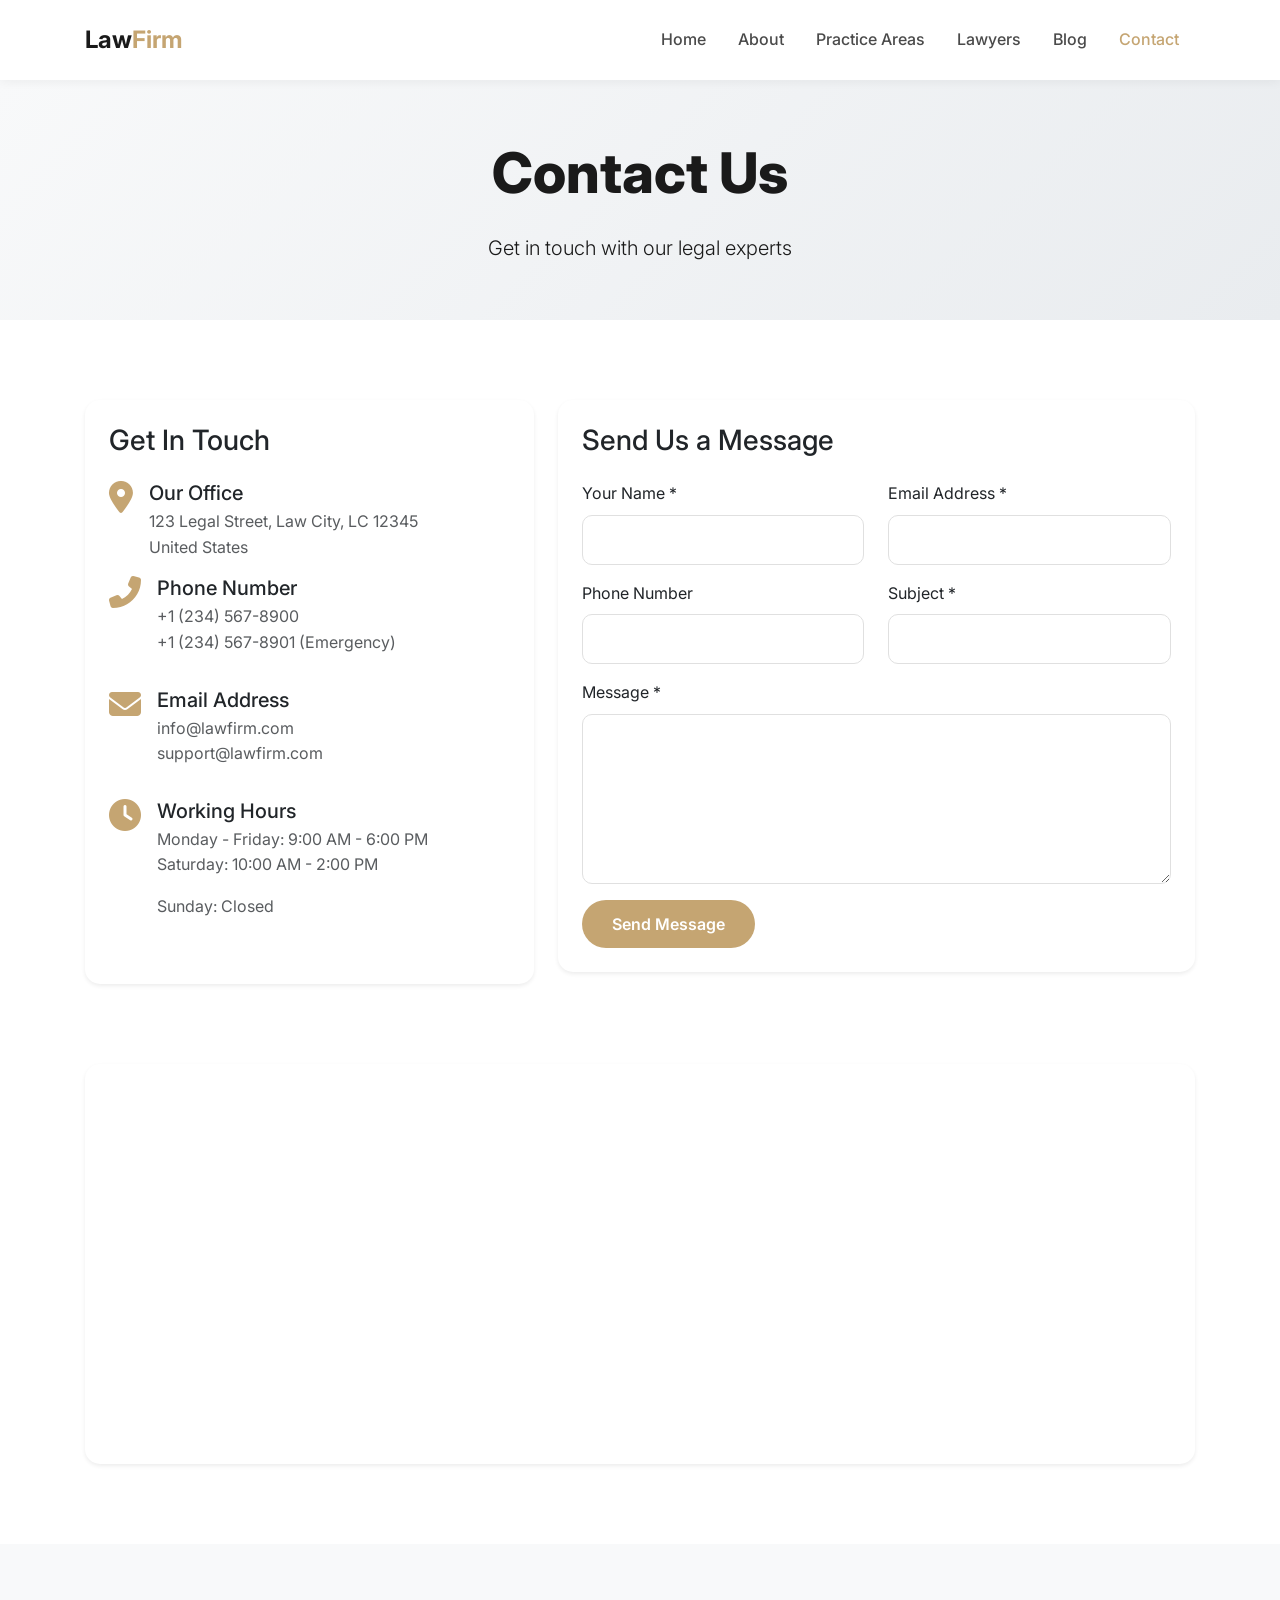
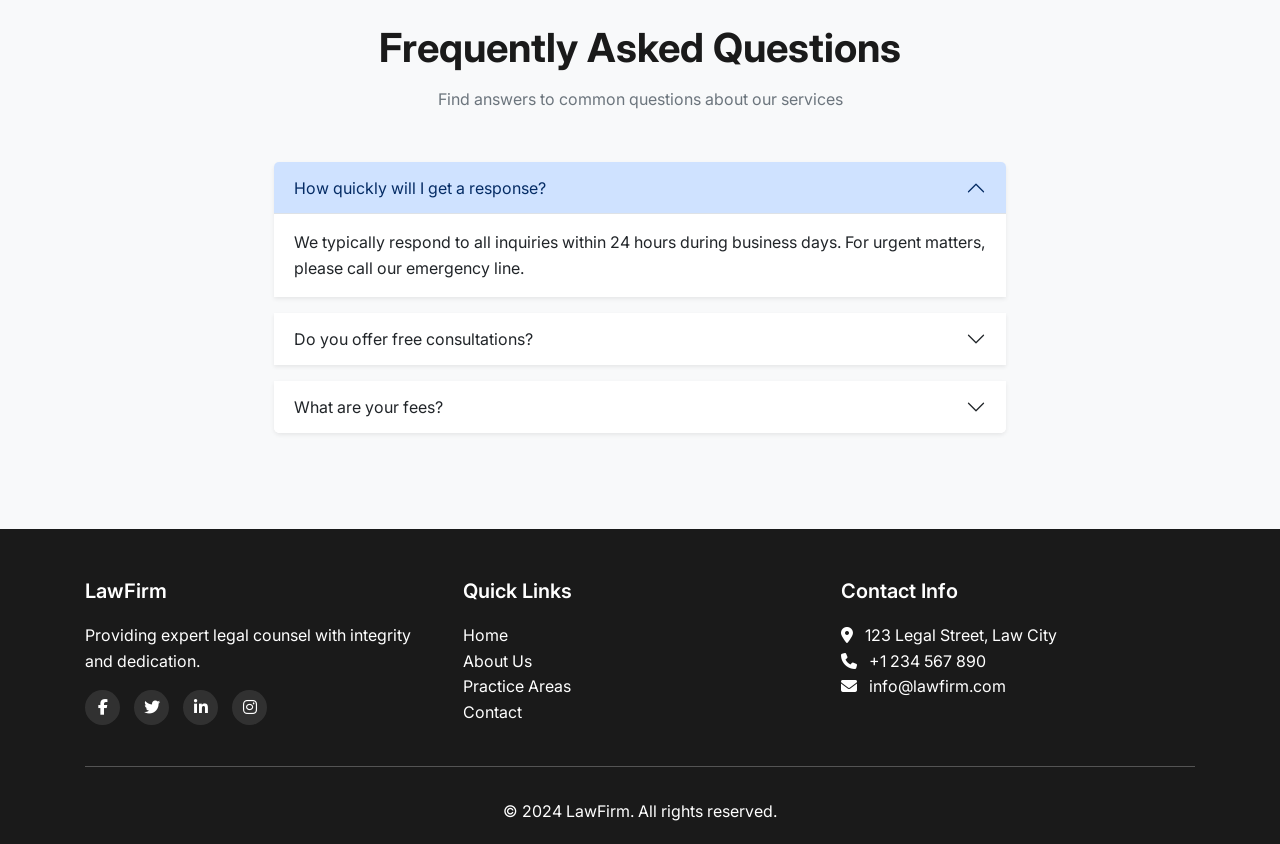
<file: contact.html>
<!DOCTYPE html>
<html lang="en">
<head>
    <meta charset="UTF-8">
    <meta name="viewport" content="width=device-width, initial-scale=1.0">
    <title>Contact Us - LawFirm</title>
    <link href="https://cdn.jsdelivr.net/npm/bootstrap@5.3.0/dist/css/bootstrap.min.css" rel="stylesheet">
    <link rel="stylesheet" href="https://cdnjs.cloudflare.com/ajax/libs/font-awesome/6.4.0/css/all.min.css">
    <link href="https://fonts.googleapis.com/css2?family=Inter:wght@300;400;500;600;700;800&display=swap" rel="stylesheet">
    <link href="https://unpkg.com/aos@2.3.1/dist/aos.css" rel="stylesheet">
    <link rel="stylesheet" href="css/style.css">
</head>
<body>
    <!-- Navbar -->
    <nav class="navbar navbar-expand-lg sticky-top">
        <div class="container">
            <a class="navbar-brand" href="index.html">Law<span>Firm</span></a>
            <button class="navbar-toggler" type="button" data-bs-toggle="collapse" data-bs-target="#navbarNav">
                <span class="navbar-toggler-icon"></span>
            </button>
            <div class="collapse navbar-collapse" id="navbarNav">
                <ul class="navbar-nav ms-auto">
                    <li class="nav-item"><a class="nav-link" href="index.html">Home</a></li>
                    <li class="nav-item"><a class="nav-link" href="about.html">About</a></li>
                    <li class="nav-item"><a class="nav-link" href="practice-areas.html">Practice Areas</a></li>
                    <li class="nav-item"><a class="nav-link" href="lawyers.html">Lawyers</a></li>
                    <li class="nav-item"><a class="nav-link" href="blogs.html">Blog</a></li>
                    <li class="nav-item"><a class="nav-link active" href="contact.html">Contact</a></li>
                </ul>
            </div>
        </div>
    </nav>
    
    <!-- Page Header -->
    <section class="hero" style="padding: 60px 0 40px;">
        <div class="container">
            <div class="text-center" data-aos="fade-up">
                <h1>Contact Us</h1>
                <p class="lead">Get in touch with our legal experts</p>
            </div>
        </div>
    </section>

    <!-- Contact Section -->
    <section class="section">
        <div class="container">
            <div class="row">
                <div class="col-lg-5 mb-5 mb-lg-0" data-aos="fade-right">
                    <div class="card border-0 shadow-sm h-100">
                        <div class="card-body p-4">
                            <h3 class="mb-4">Get In Touch</h3>
                            
                            <div class="mb-4">
                                <div class="d-flex mb-3">
                                    <div class="flex-shrink-0">
                                        <i class="fas fa-map-marker-alt fa-2x" style="color: #c5a572;"></i>
                                    </div>
                                    <div class="ms-3">
                                        <h5 class="mb-1">Our Office</h5>
                                        <p class="text-muted mb-0">123 Legal Street, Law City, LC 12345<br>United States</p>
                                    </div>
                                </div>
                                
                                <div class="d-flex mb-3">
                                    <div class="flex-shrink-0">
                                        <i class="fas fa-phone-alt fa-2x" style="color: #c5a572;"></i>
                                    </div>
                                    <div class="ms-3">
                                        <h5 class="mb-1">Phone Number</h5>
                                        <p class="text-muted mb-0">+1 (234) 567-8900</p>
                                        <p class="text-muted">+1 (234) 567-8901 (Emergency)</p>
                                    </div>
                                </div>
                                
                                <div class="d-flex mb-3">
                                    <div class="flex-shrink-0">
                                        <i class="fas fa-envelope fa-2x" style="color: #c5a572;"></i>
                                    </div>
                                    <div class="ms-3">
                                        <h5 class="mb-1">Email Address</h5>
                                        <p class="text-muted mb-0">info@lawfirm.com</p>
                                        <p class="text-muted">support@lawfirm.com</p>
                                    </div>
                                </div>
                                
                                <div class="d-flex">
                                    <div class="flex-shrink-0">
                                        <i class="fas fa-clock fa-2x" style="color: #c5a572;"></i>
                                    </div>
                                    <div class="ms-3">
                                        <h5 class="mb-1">Working Hours</h5>
                                        <p class="text-muted mb-0">Monday - Friday: 9:00 AM - 6:00 PM</p>
                                        <p class="text-muted">Saturday: 10:00 AM - 2:00 PM</p>
                                        <p class="text-muted">Sunday: Closed</p>
                                    </div>
                                </div>
                            </div>
                        </div>
                    </div>
                </div>
                
                <div class="col-lg-7" data-aos="fade-left">
                    <div class="card border-0 shadow-sm">
                        <div class="card-body p-4">
                            <h3 class="mb-4">Send Us a Message</h3>
                            <form id="contactForm">
                                <div class="row">
                                    <div class="col-md-6 mb-3">
                                        <label for="name" class="form-label">Your Name *</label>
                                        <input type="text" class="form-control" id="name" name="name" required>
                                    </div>
                                    
                                    <div class="col-md-6 mb-3">
                                        <label for="email" class="form-label">Email Address *</label>
                                        <input type="email" class="form-control" id="email" name="email" required>
                                    </div>
                                    
                                    <div class="col-md-6 mb-3">
                                        <label for="phone" class="form-label">Phone Number</label>
                                        <input type="text" class="form-control" id="phone" name="phone">
                                    </div>
                                    
                                    <div class="col-md-6 mb-3">
                                        <label for="subject" class="form-label">Subject *</label>
                                        <input type="text" class="form-control" id="subject" name="subject" required>
                                    </div>
                                    
                                    <div class="col-12 mb-3">
                                        <label for="message" class="form-label">Message *</label>
                                        <textarea class="form-control" id="message" name="message" rows="6" required></textarea>
                                    </div>
                                    
                                    <div class="col-12">
                                        <button type="submit" class="btn btn-book">Send Message</button>
                                    </div>
                                </div>
                            </form>
                        </div>
                    </div>
                </div>
            </div>
        </div>
    </section>

    <!-- Google Map -->
    <section class="section pt-0">
        <div class="container">
            <div class="row" data-aos="fade-up">
                <div class="col-12">
                    <div class="card border-0 shadow-sm overflow-hidden">
                        <iframe 
                            src="https://www.google.com/maps/embed?pb=!1m18!1m12!1m3!1d3024.2219901290355!2d-74.00369368400567!3d40.71312937933099!2m3!1f0!2f0!3f0!3m2!1i1024!2i768!4f13.1!3m3!1m2!1s0x89c25a316bbafdb7%3A0x89c25a316bbafdb7!2sLaw%20Firm!5e0!3m2!1sen!2sus!4v1644262423196!5m2!1sen!2sus" 
                            width="100%" 
                            height="400" 
                            style="border:0;" 
                            allowfullscreen="" 
                            loading="lazy">
                        </iframe>
                    </div>
                </div>
            </div>
        </div>
    </section>

    <!-- FAQ Section -->
    <section class="section bg-light">
        <div class="container">
            <div class="section-title" data-aos="fade-up">
                <h2>Frequently Asked Questions</h2>
                <p>Find answers to common questions about our services</p>
            </div>
            <div class="row justify-content-center">
                <div class="col-lg-8">
                    <div class="accordion" id="faqAccordion" data-aos="fade-up">
                        <div class="accordion-item mb-3 border-0 shadow-sm">
                            <h2 class="accordion-header">
                                <button class="accordion-button" type="button" data-bs-toggle="collapse" data-bs-target="#faq1">
                                    How quickly will I get a response?
                                </button>
                            </h2>
                            <div id="faq1" class="accordion-collapse collapse show" data-bs-parent="#faqAccordion">
                                <div class="accordion-body">
                                    We typically respond to all inquiries within 24 hours during business days. For urgent matters, please call our emergency line.
                                </div>
                            </div>
                        </div>
                        
                        <div class="accordion-item mb-3 border-0 shadow-sm">
                            <h2 class="accordion-header">
                                <button class="accordion-button collapsed" type="button" data-bs-toggle="collapse" data-bs-target="#faq2">
                                    Do you offer free consultations?
                                </button>
                            </h2>
                            <div id="faq2" class="accordion-collapse collapse" data-bs-parent="#faqAccordion">
                                <div class="accordion-body">
                                    Yes, we offer a free 30-minute initial consultation to discuss your case and determine how we can help you.
                                </div>
                            </div>
                        </div>
                        
                        <div class="accordion-item mb-3 border-0 shadow-sm">
                            <h2 class="accordion-header">
                                <button class="accordion-button collapsed" type="button" data-bs-toggle="collapse" data-bs-target="#faq3">
                                    What are your fees?
                                </button>
                            </h2>
                            <div id="faq3" class="accordion-collapse collapse" data-bs-parent="#faqAccordion">
                                <div class="accordion-body">
                                    Our fee structure varies depending on the case type. We offer flexible payment options and some cases may be handled on a contingency basis. Contact us for a detailed fee discussion.
                                </div>
                            </div>
                        </div>
                    </div>
                </div>
            </div>
        </div>
    </section>

    <!-- Footer -->
    <footer class="footer">
        <div class="container">
            <div class="row g-4">
                <div class="col-md-4">
                    <h5>LawFirm</h5>
                    <p>Providing expert legal counsel with integrity and dedication.</p>
                    <div class="social-links mt-3">
                        <a href="#"><i class="fab fa-facebook-f"></i></a>
                        <a href="#"><i class="fab fa-twitter"></i></a>
                        <a href="#"><i class="fab fa-linkedin-in"></i></a>
                        <a href="#"><i class="fab fa-instagram"></i></a>
                    </div>
                </div>
                <div class="col-md-4">
                    <h5>Quick Links</h5>
                    <ul class="list-unstyled">
                        <li><a href="index.html">Home</a></li>
                        <li><a href="about.html">About Us</a></li>
                        <li><a href="practice-areas.html">Practice Areas</a></li>
                        <li><a href="contact.html">Contact</a></li>
                    </ul>
                </div>
                <div class="col-md-4">
                    <h5>Contact Info</h5>
                    <ul class="list-unstyled">
                        <li><i class="fas fa-map-marker-alt me-2"></i> 123 Legal Street, Law City</li>
                        <li><i class="fas fa-phone me-2"></i> +1 234 567 890</li>
                        <li><i class="fas fa-envelope me-2"></i> info@lawfirm.com</li>
                    </ul>
                </div>
            </div>
            <hr class="mt-4">
            <div class="text-center pt-3">
                <p class="mb-0">&copy; 2024 LawFirm. All rights reserved.</p>
            </div>
        </div>
    </footer>

    <script src="https://cdn.jsdelivr.net/npm/bootstrap@5.3.0/dist/js/bootstrap.bundle.min.js"></script>
    <script src="https://unpkg.com/aos@2.3.1/dist/aos.js"></script>
    <script src="js/main.js"></script>
</body>
</html>
</file>
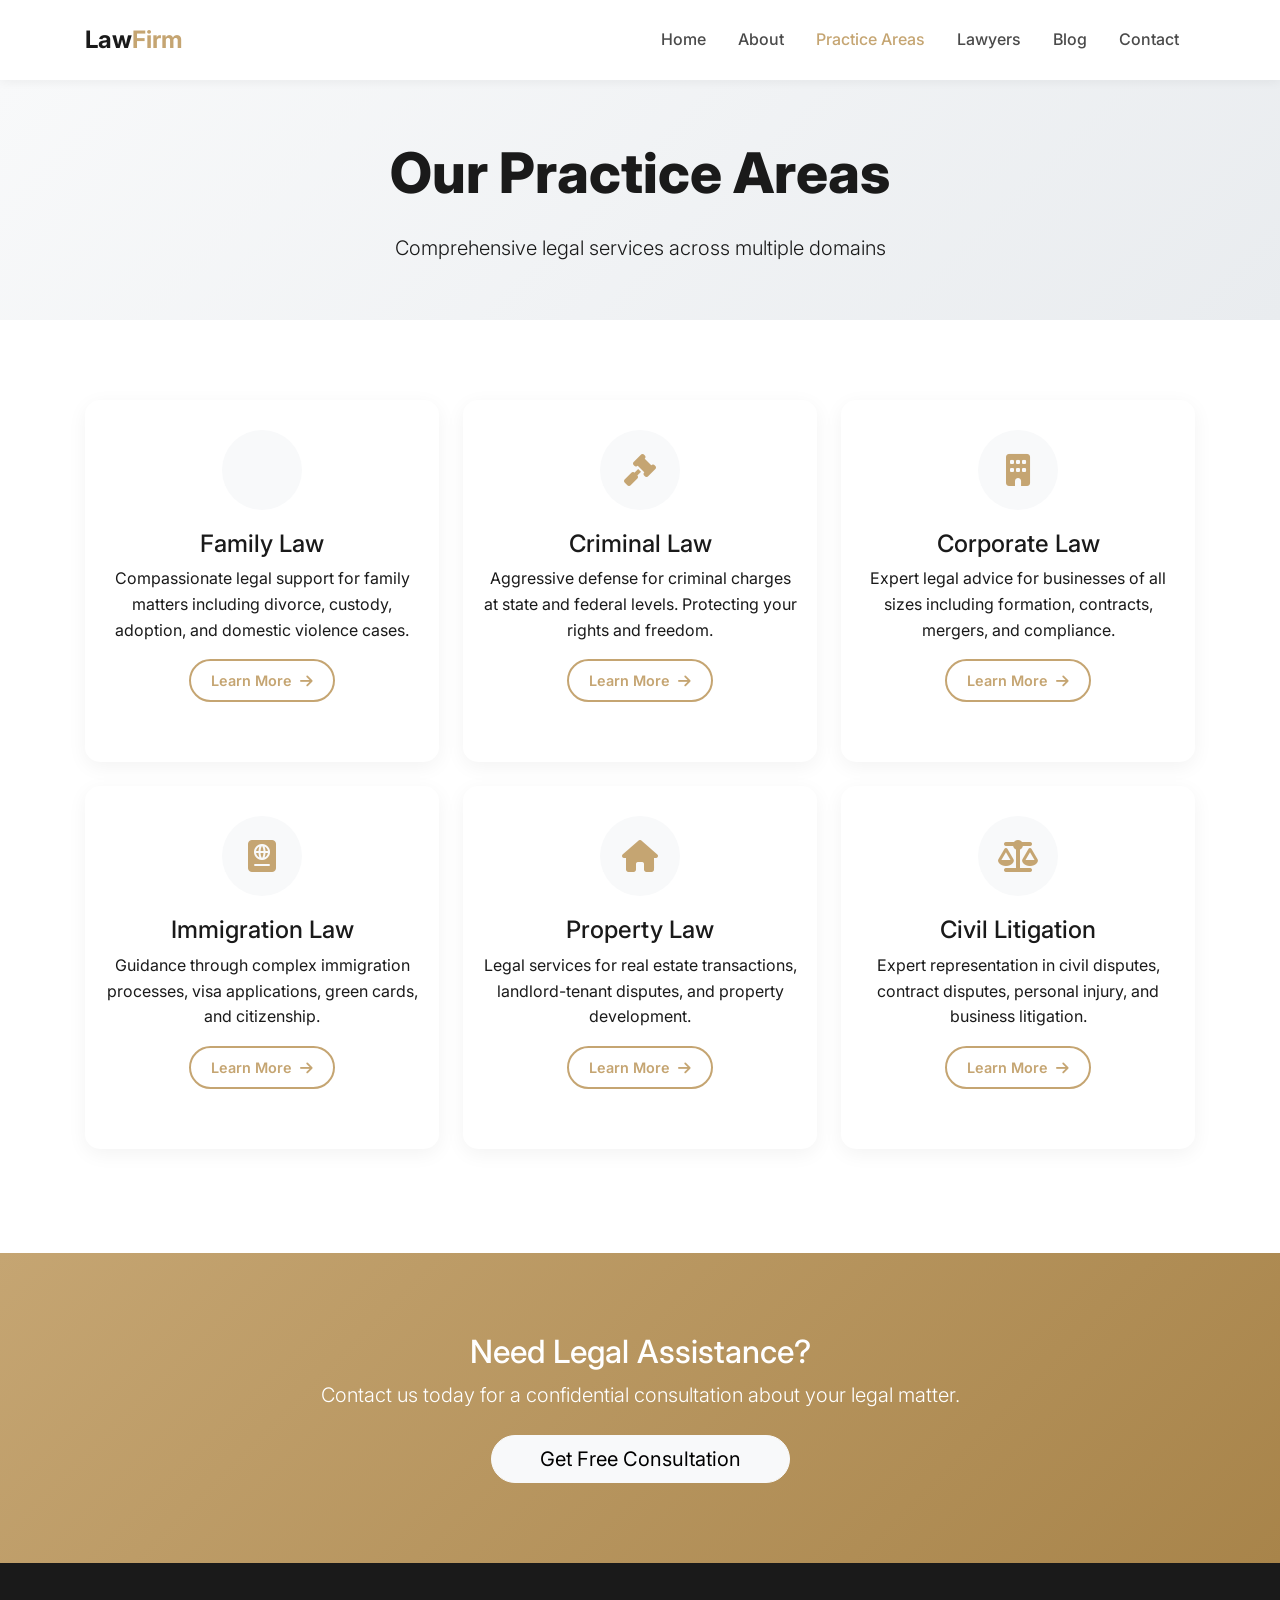
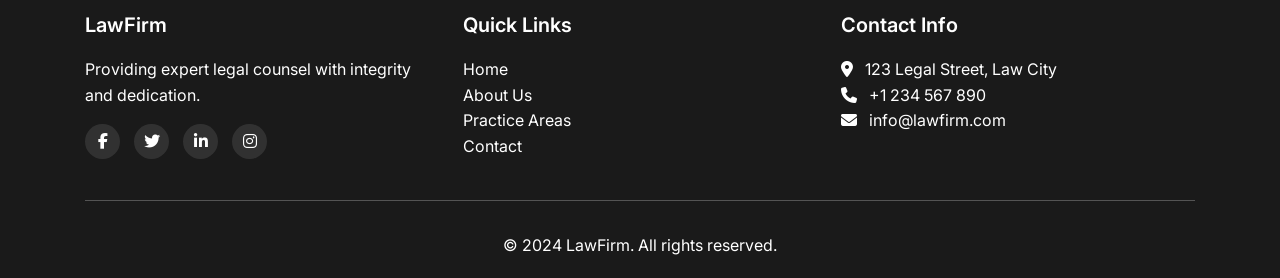
<file: practice-areas.html>
<!DOCTYPE html>
<html lang="en">
<head>
    <meta charset="UTF-8">
    <meta name="viewport" content="width=device-width, initial-scale=1.0">
    <title>Practice Areas - LawFirm</title>
    <link href="https://cdn.jsdelivr.net/npm/bootstrap@5.3.0/dist/css/bootstrap.min.css" rel="stylesheet">
    <link rel="stylesheet" href="https://cdnjs.cloudflare.com/ajax/libs/font-awesome/6.4.0/css/all.min.css">
    <link href="https://fonts.googleapis.com/css2?family=Inter:wght@300;400;500;600;700;800&display=swap" rel="stylesheet">
    <link href="https://unpkg.com/aos@2.3.1/dist/aos.css" rel="stylesheet">
    <link rel="stylesheet" href="css/style.css">
</head>
<body>
    <!-- Navbar -->
    <nav class="navbar navbar-expand-lg sticky-top">
        <div class="container">
            <a class="navbar-brand" href="index.html">Law<span>Firm</span></a>
            <button class="navbar-toggler" type="button" data-bs-toggle="collapse" data-bs-target="#navbarNav">
                <span class="navbar-toggler-icon"></span>
            </button>
            <div class="collapse navbar-collapse" id="navbarNav">
                <ul class="navbar-nav ms-auto">
                    <li class="nav-item"><a class="nav-link" href="index.html">Home</a></li>
                    <li class="nav-item"><a class="nav-link" href="about.html">About</a></li>
                    <li class="nav-item"><a class="nav-link active" href="practice-areas.html">Practice Areas</a></li>
                    <li class="nav-item"><a class="nav-link" href="lawyers.html">Lawyers</a></li>
                    <li class="nav-item"><a class="nav-link" href="blogs.html">Blog</a></li>
                    <li class="nav-item"><a class="nav-link" href="contact.html">Contact</a></li>
                </ul>
            </div>
        </div>
    </nav>
    
    <!-- Page Header -->
    <section class="hero" style="padding: 60px 0 40px;">
        <div class="container">
            <div class="text-center" data-aos="fade-up">
                <h1>Our Practice Areas</h1>
                <p class="lead">Comprehensive legal services across multiple domains</p>
            </div>
        </div>
    </section>

    <!-- Practice Areas Grid -->
    <section class="section">
        <div class="container">
            <div class="row">
                <div class="col-md-6 col-lg-4 mb-4" data-aos="fade-up" data-aos-delay="100">
                    <div class="practice-card h-100">
                        <div class="practice-icon">
                            <i class="fas fa-family"></i>
                        </div>
                        <h4>Family Law</h4>
                        <p>Compassionate legal support for family matters including divorce, custody, adoption, and domestic violence cases.</p>
                        <div class="mt-auto">
                            <a href="practice-area-detail.html" class="btn-outline-custom">Learn More <i class="fas fa-arrow-right ms-1"></i></a>
                        </div>
                    </div>
                </div>
                <div class="col-md-6 col-lg-4 mb-4" data-aos="fade-up" data-aos-delay="200">
                    <div class="practice-card h-100">
                        <div class="practice-icon">
                            <i class="fas fa-gavel"></i>
                        </div>
                        <h4>Criminal Law</h4>
                        <p>Aggressive defense for criminal charges at state and federal levels. Protecting your rights and freedom.</p>
                        <div class="mt-auto">
                            <a href="practice-area-detail.html" class="btn-outline-custom">Learn More <i class="fas fa-arrow-right ms-1"></i></a>
                        </div>
                    </div>
                </div>
                <div class="col-md-6 col-lg-4 mb-4" data-aos="fade-up" data-aos-delay="300">
                    <div class="practice-card h-100">
                        <div class="practice-icon">
                            <i class="fas fa-building"></i>
                        </div>
                        <h4>Corporate Law</h4>
                        <p>Expert legal advice for businesses of all sizes including formation, contracts, mergers, and compliance.</p>
                        <div class="mt-auto">
                            <a href="practice-area-detail.html" class="btn-outline-custom">Learn More <i class="fas fa-arrow-right ms-1"></i></a>
                        </div>
                    </div>
                </div>
                <div class="col-md-6 col-lg-4 mb-4" data-aos="fade-up" data-aos-delay="400">
                    <div class="practice-card h-100">
                        <div class="practice-icon">
                            <i class="fas fa-passport"></i>
                        </div>
                        <h4>Immigration Law</h4>
                        <p>Guidance through complex immigration processes, visa applications, green cards, and citizenship.</p>
                        <div class="mt-auto">
                            <a href="practice-area-detail.html" class="btn-outline-custom">Learn More <i class="fas fa-arrow-right ms-1"></i></a>
                        </div>
                    </div>
                </div>
                <div class="col-md-6 col-lg-4 mb-4" data-aos="fade-up" data-aos-delay="500">
                    <div class="practice-card h-100">
                        <div class="practice-icon">
                            <i class="fas fa-home"></i>
                        </div>
                        <h4>Property Law</h4>
                        <p>Legal services for real estate transactions, landlord-tenant disputes, and property development.</p>
                        <div class="mt-auto">
                            <a href="practice-area-detail.html" class="btn-outline-custom">Learn More <i class="fas fa-arrow-right ms-1"></i></a>
                        </div>
                    </div>
                </div>
                <div class="col-md-6 col-lg-4 mb-4" data-aos="fade-up" data-aos-delay="600">
                    <div class="practice-card h-100">
                        <div class="practice-icon">
                            <i class="fas fa-balance-scale"></i>
                        </div>
                        <h4>Civil Litigation</h4>
                        <p>Expert representation in civil disputes, contract disputes, personal injury, and business litigation.</p>
                        <div class="mt-auto">
                            <a href="practice-area-detail.html" class="btn-outline-custom">Learn More <i class="fas fa-arrow-right ms-1"></i></a>
                        </div>
                    </div>
                </div>
            </div>
        </div>
    </section>

    <!-- Consultation CTA -->
    <section class="section" style="background: linear-gradient(135deg, #c5a572 0%, #a8844a 100%);">
        <div class="container">
            <div class="row justify-content-center">
                <div class="col-lg-8 text-center text-white" data-aos="fade-up">
                    <h2 class="text-white">Need Legal Assistance?</h2>
                    <p class="lead mb-4">Contact us today for a confidential consultation about your legal matter.</p>
                    <a href="contact.html" class="btn btn-light btn-lg rounded-pill px-5">Get Free Consultation</a>
                </div>
            </div>
        </div>
    </section>

    <!-- Footer -->
    <footer class="footer">
        <div class="container">
            <div class="row g-4">
                <div class="col-md-4">
                    <h5>LawFirm</h5>
                    <p>Providing expert legal counsel with integrity and dedication.</p>
                    <div class="social-links mt-3">
                        <a href="#"><i class="fab fa-facebook-f"></i></a>
                        <a href="#"><i class="fab fa-twitter"></i></a>
                        <a href="#"><i class="fab fa-linkedin-in"></i></a>
                        <a href="#"><i class="fab fa-instagram"></i></a>
                    </div>
                </div>
                <div class="col-md-4">
                    <h5>Quick Links</h5>
                    <ul class="list-unstyled">
                        <li><a href="index.html">Home</a></li>
                        <li><a href="about.html">About Us</a></li>
                        <li><a href="practice-areas.html">Practice Areas</a></li>
                        <li><a href="contact.html">Contact</a></li>
                    </ul>
                </div>
                <div class="col-md-4">
                    <h5>Contact Info</h5>
                    <ul class="list-unstyled">
                        <li><i class="fas fa-map-marker-alt me-2"></i> 123 Legal Street, Law City</li>
                        <li><i class="fas fa-phone me-2"></i> +1 234 567 890</li>
                        <li><i class="fas fa-envelope me-2"></i> info@lawfirm.com</li>
                    </ul>
                </div>
            </div>
            <hr class="mt-4">
            <div class="text-center pt-3">
                <p class="mb-0">&copy; 2024 LawFirm. All rights reserved.</p>
            </div>
        </div>
    </footer>

    <script src="https://cdn.jsdelivr.net/npm/bootstrap@5.3.0/dist/js/bootstrap.bundle.min.js"></script>
    <script src="https://unpkg.com/aos@2.3.1/dist/aos.js"></script>
    <script src="js/main.js"></script>
</body>
</html>
</file>
<file: css/style.css>
/* Global Styles */
* {
    margin: 0;
    padding: 0;
    box-sizing: border-box;
}

body {
    font-family: 'Inter', sans-serif;
    color: #1a1a1a;
    background: #ffffff;
    line-height: 1.6;
    overflow-x: hidden;
}

/* Mobile First Approach */
.container {
    width: 100%;
    padding-right: 15px;
    padding-left: 15px;
    margin-right: auto;
    margin-left: auto;
}

@media (min-width: 576px) {
    .container {
        max-width: 540px;
    }
}

@media (min-width: 768px) {
    .container {
        max-width: 720px;
    }
}

@media (min-width: 992px) {
    .container {
        max-width: 960px;
    }
}

@media (min-width: 1200px) {
    .container {
        max-width: 1140px;
    }
}

/* Navbar Styles */
.navbar {
    padding: 1rem 0;
    transition: all 0.3s ease;
    background: white;
    box-shadow: 0 2px 10px rgba(0,0,0,0.05);
}

.navbar-brand {
    font-size: 1.5rem;
    font-weight: 700;
    color: #1a1a1a !important;
}

.navbar-brand span {
    color: #c5a572;
}

.nav-link {
    font-weight: 500;
    color: #4a4a4a !important;
    transition: color 0.3s ease;
    padding: 0.5rem 1rem !important;
}

.nav-link:hover,
.nav-link.active {
    color: #c5a572 !important;
}

/* Hero Section */
.hero {
    background: linear-gradient(135deg, #f8f9fa 0%, #e9ecef 100%);
    padding: 80px 0 60px;
    position: relative;
    overflow: hidden;
}

@media (min-width: 768px) {
    .hero {
        padding: 120px 0 80px;
    }
}

.hero h1 {
    font-size: 2.5rem;
    font-weight: 800;
    line-height: 1.2;
    margin-bottom: 1.5rem;
    color: #1a1a1a;
}

@media (min-width: 768px) {
    .hero h1 {
        font-size: 3.5rem;
    }
}

.btn-book {
    background: #c5a572;
    color: white;
    padding: 12px 30px;
    border-radius: 50px;
    font-weight: 600;
    transition: all 0.3s ease;
    display: inline-block;
    border: none;
}

.btn-book:hover {
    background: #a8844a;
    color: white;
    transform: translateY(-2px);
    box-shadow: 0 5px 15px rgba(197,165,114,0.3);
}

/* Section Styles */
.section {
    padding: 60px 0;
}

@media (min-width: 768px) {
    .section {
        padding: 80px 0;
    }
}

.section-title {
    text-align: center;
    margin-bottom: 50px;
}

.section-title h2 {
    font-size: 2rem;
    font-weight: 700;
    margin-bottom: 15px;
    color: #1a1a1a;
}

@media (min-width: 768px) {
    .section-title h2 {
        font-size: 2.5rem;
    }
}

.section-title p {
    color: #6c757d;
    max-width: 600px;
    margin: 0 auto;
}

.bg-light {
    background: #f8f9fa !important;
}

/* Practice Area Card */
.practice-card {
    background: white;
    border-radius: 15px;
    padding: 30px 20px;
    text-align: center;
    transition: all 0.3s ease;
    box-shadow: 0 5px 20px rgba(0,0,0,0.05);
    margin-bottom: 30px;
    height: 100%;
}

.practice-card:hover {
    transform: translateY(-10px);
    box-shadow: 0 15px 40px rgba(0,0,0,0.1);
}

.practice-icon {
    width: 80px;
    height: 80px;
    background: #f8f9fa;
    border-radius: 50%;
    display: flex;
    align-items: center;
    justify-content: center;
    margin: 0 auto 20px;
    font-size: 2rem;
    color: #c5a572;
}

/* Lawyer Card */
.lawyer-card {
    background: white;
    border-radius: 15px;
    overflow: hidden;
    box-shadow: 0 5px 20px rgba(0,0,0,0.05);
    transition: all 0.3s ease;
    margin-bottom: 30px;
}

.lawyer-card:hover {
    transform: translateY(-5px);
    box-shadow: 0 10px 30px rgba(0,0,0,0.1);
}

.lawyer-img {
    width: 100%;
    height: 300px;
    object-fit: cover;
}

.lawyer-info {
    padding: 20px;
}

/* Testimonial Card */
.testimonial-card {
    background: #f8f9fa;
    border-radius: 15px;
    padding: 30px;
    margin: 20px;
    position: relative;
}

.testimonial-card i {
    font-size: 2rem;
    color: #c5a572;
    opacity: 0.5;
    margin-bottom: 15px;
}

/* Footer */
.footer {
    background: #1a1a1a;
    color: #ffffff;
    padding: 50px 0 20px;
}

.footer h5 {
    margin-bottom: 20px;
    font-weight: 600;
}

.footer a {
    color: #ffffff;
    text-decoration: none;
    transition: color 0.3s ease;
}

.footer a:hover {
    color: #c5a572;
}

.social-links a {
    display: inline-block;
    width: 35px;
    height: 35px;
    background: rgba(255,255,255,0.1);
    border-radius: 50%;
    text-align: center;
    line-height: 35px;
    margin-right: 10px;
    transition: all 0.3s ease;
}

.social-links a:hover {
    background: #c5a572;
    transform: translateY(-3px);
}

/* Buttons */
.btn-outline-custom {
    border: 2px solid #c5a572;
    color: #c5a572;
    padding: 8px 20px;
    border-radius: 50px;
    font-weight: 600;
    transition: all 0.3s ease;
    display: inline-block;
    text-decoration: none;
    font-size: 0.9rem;
}

.btn-outline-custom:hover {
    background: #c5a572;
    color: white;
    text-decoration: none;
}

/* Form Styles */
.form-control {
    border-radius: 10px;
    border: 1px solid #e0e0e0;
    padding: 12px 15px;
}

.form-control:focus {
    border-color: #c5a572;
    box-shadow: 0 0 0 0.2rem rgba(197,165,114,0.25);
}

/* Breadcrumb */
.breadcrumb {
    background: transparent;
    padding: 0;
}

.breadcrumb-item a {
    color: #c5a572;
    text-decoration: none;
}

.breadcrumb-item.active {
    color: #6c757d;
}

/* Responsive Tables */
@media (max-width: 768px) {
    .table-responsive-stack {
        overflow-x: auto;
    }
}

/* Modal Styles */
.modal-content {
    border-radius: 15px;
}

/* Alert Styles */
.alert {
    border-radius: 10px;
}

/* Card Styles */
.card {
    border-radius: 15px;
    transition: transform 0.3s ease;
}

.card:hover {
    transform: translateY(-5px);
}

/* Blog Content */
.blog-content h3,
.blog-content h4 {
    margin-top: 1.5rem;
    margin-bottom: 1rem;
    color: #1a1a1a;
}

.blog-content p {
    margin-bottom: 1rem;
    line-height: 1.8;
}

.blog-content ul {
    margin-bottom: 1rem;
    padding-left: 1.5rem;
}

.blog-content ul li {
    margin-bottom: 0.5rem;
}

/* Share Buttons */
.social-share .btn {
    border-radius: 50px;
    padding: 8px 20px;
}

/* Animation Classes */
[data-aos] {
    pointer-events: auto !important;
}

/* Mobile Menu Button */
.navbar-toggler {
    border: none;
    padding: 0;
}

.navbar-toggler:focus {
    box-shadow: none;
}

/* Responsive Images */
.img-fluid {
    max-width: 100%;
    height: auto;
}

/* Sticky Sidebar */
.sticky-top {
    position: sticky;
    
    z-index: 1020;
}

/* Loading Spinner */
.spinner-wrapper {
    position: fixed;
    top: 0;
    left: 0;
    width: 100%;
    height: 100%;
    background: rgba(255,255,255,0.9);
    z-index: 9999;
    display: flex;
    justify-content: center;
    align-items: center;
}

/* Scroll to Top Button */
.scroll-top {
    position: fixed;
    bottom: 30px;
    right: 30px;
    width: 45px;
    height: 45px;
    background: #c5a572;
    color: white;
    border-radius: 50%;
    display: flex;
    align-items: center;
    justify-content: center;
    cursor: pointer;
    transition: all 0.3s ease;
    z-index: 1000;
    opacity: 0;
    visibility: hidden;
}

.scroll-top.show {
    opacity: 1;
    visibility: visible;
}

.scroll-top:hover {
    background: #a8844a;
    transform: translateY(-3px);
}
</file>
